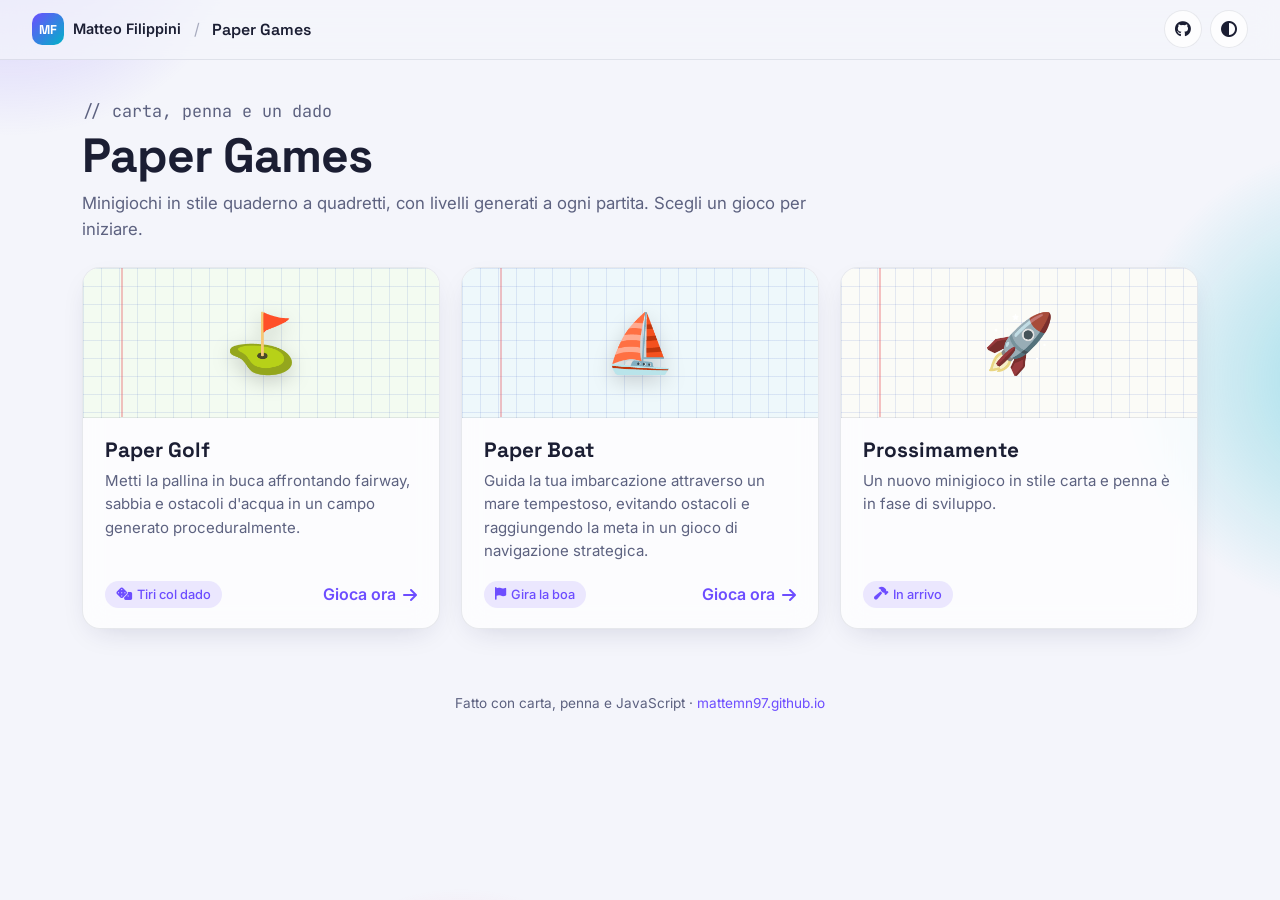
<file: index.html>
<!DOCTYPE html>
<html lang="it">
<head>
    <meta charset="UTF-8">
    <script src="mf-log.js" data-app="paper-games"></script>
    <meta name="viewport" content="width=device-width, initial-scale=1.0">
    <title>Paper Games · Matteo Filippini</title>
    <meta name="description" content="Minigiochi in stile carta e penna da giocare nel browser: Paper Golf e Paper Boat.">
    <link rel="icon" href="data:image/svg+xml,<svg xmlns='http://www.w3.org/2000/svg' viewBox='0 0 100 100'><text x='50' y='78' font-size='80' text-anchor='middle'>✏️</text></svg>">
    <link rel="stylesheet" href="https://cdnjs.cloudflare.com/ajax/libs/font-awesome/6.5.1/css/all.min.css">
    <link rel="stylesheet" href="mf-theme.css">
    <link rel="stylesheet" href="style.css">
    <script src="mf-theme.js"></script>
</head>
<body>
    <header class="mf-topbar">
        <a class="mf-home" href="https://mattemn97.github.io/" title="Torna al sito di Matteo Filippini"><span class="mf-mark">MF</span><span class="mf-home-name">Matteo Filippini</span></a>
        <span class="mf-sep">/</span>
        <h1 class="mf-app-title">Paper Games</h1>
        <div class="mf-topbar-actions">
            <a class="mf-icon-btn" href="https://github.com/Mattemn97/paper-games" target="_blank" rel="noopener" aria-label="Codice su GitHub"><i class="fa-brands fa-github"></i></a>
            <button class="mf-icon-btn" id="mfTheme" type="button" aria-label="Cambia tema"><i class="fa-solid fa-circle-half-stroke"></i></button>
        </div>
    </header>

    <main class="mf-main">
        <section class="mf-hero">
            <p class="mf-eyebrow">// carta, penna e un dado</p>
            <h1>Paper Games</h1>
            <p>Minigiochi in stile quaderno a quadretti, con livelli generati a ogni partita. Scegli un gioco per iniziare.</p>
        </section>

        <div class="games">
            <a href="golf/" class="mf-card game mf-anim" style="--i:0">
                <div class="game-art golf" aria-hidden="true"><span>⛳</span></div>
                <div class="game-body">
                    <h2>Paper Golf</h2>
                    <p>Metti la pallina in buca affrontando fairway, sabbia e ostacoli d'acqua in un campo generato proceduralmente.</p>
                    <div class="game-foot">
                        <span class="mf-pill"><i class="fa-solid fa-dice"></i> Tiri col dado</span>
                        <span class="play">Gioca ora <i class="fa-solid fa-arrow-right"></i></span>
                    </div>
                </div>
            </a>

            <a href="boat/" class="mf-card game mf-anim" style="--i:1">
                <div class="game-art boat" aria-hidden="true"><span>⛵</span></div>
                <div class="game-body">
                    <h2>Paper Boat</h2>
                    <p>Guida la tua imbarcazione attraverso un mare tempestoso, evitando ostacoli e raggiungendo la meta in un gioco di navigazione strategica.</p>
                    <div class="game-foot">
                        <span class="mf-pill"><i class="fa-solid fa-flag"></i> Gira la boa</span>
                        <span class="play">Gioca ora <i class="fa-solid fa-arrow-right"></i></span>
                    </div>
                </div>
            </a>

            <div class="mf-card game soon mf-anim" style="--i:2">
                <div class="game-art" aria-hidden="true"><span>🚀</span></div>
                <div class="game-body">
                    <h2>Prossimamente</h2>
                    <p>Un nuovo minigioco in stile carta e penna è in fase di sviluppo.</p>
                    <div class="game-foot"><span class="mf-pill"><i class="fa-solid fa-hammer"></i> In arrivo</span></div>
                </div>
            </div>
        </div>
    </main>

    <footer class="mf-footer">Fatto con carta, penna e JavaScript · <a href="https://mattemn97.github.io/">mattemn97.github.io</a></footer>
</body>
</html>
</file>
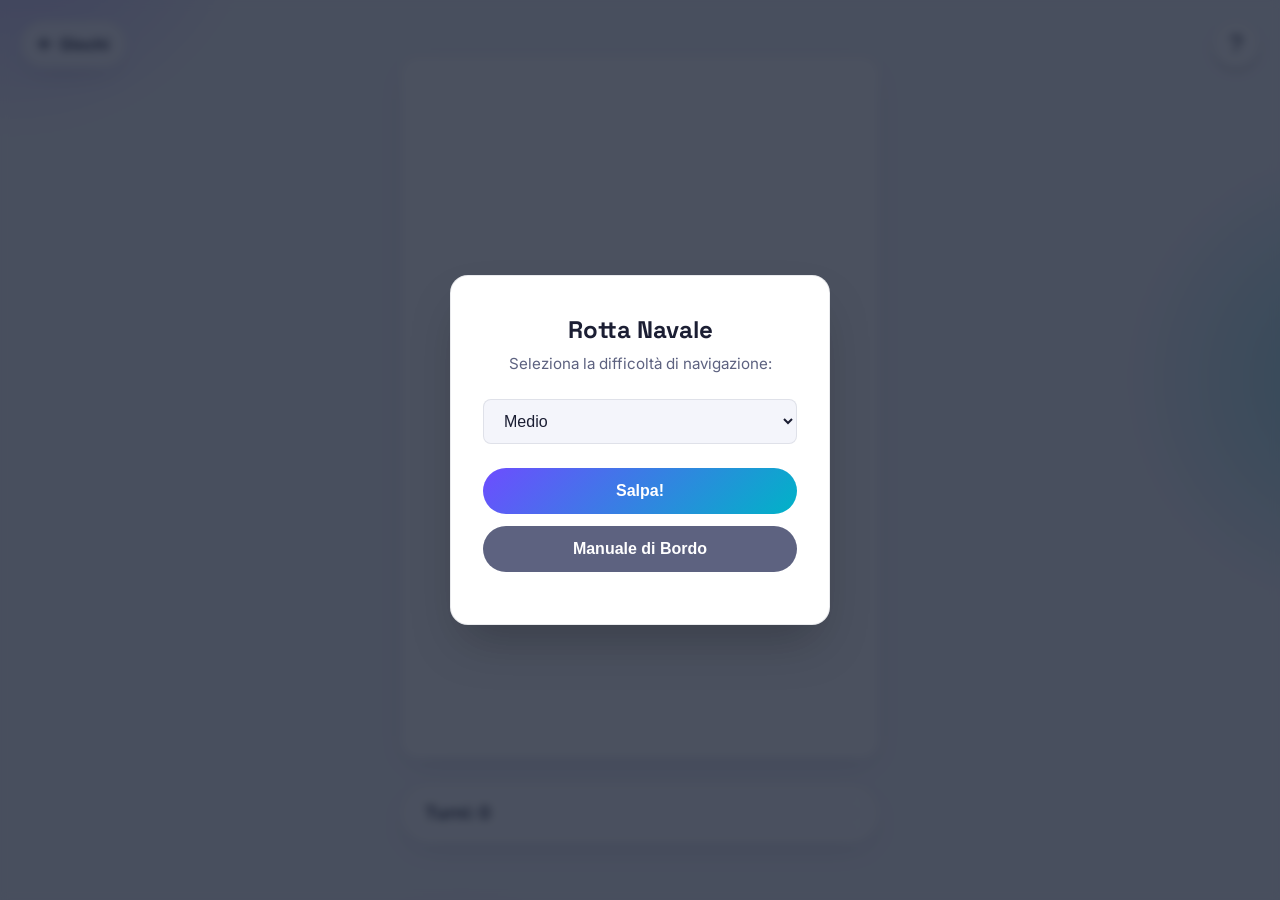
<file: boat/index.html>
<!DOCTYPE html>
<html lang="it">
<head>
    <meta charset="UTF-8">
    <script src="../mf-log.js" data-app="paper-boat"></script>
    <meta name="viewport" content="width=device-width, initial-scale=1.0">
    <title>Rotta Navale</title>
    <link rel="stylesheet" href="https://cdnjs.cloudflare.com/ajax/libs/font-awesome/6.5.1/css/all.min.css">
    <link rel="stylesheet" href="../mf-theme.css">
    <link rel="stylesheet" href="style.css">
    <script src="../mf-theme.js"></script>
</head>
<body>
    <a class="btn-back" href="../" title="Torna ai giochi"><i class="fa-solid fa-arrow-left"></i><span>Giochi</span></a>
    <button id="btnHelpFloating" class="btn-floating" title="Regole del gioco">?</button>
    <div class="app-container">
        <main class="game-board fullscreen">
            <div class="canvas-wrapper">
                <canvas id="gameCanvas"></canvas>
            </div>
            
            <div class="mini-hud">
                <div class="hud-left">
                    <span id="strokeInfo">Turni: 0</span>
                    <span id="buoyStatus" style="display:none; font-size: 0.9em; margin-left:10px;">🚩 Boa: ❌</span>
                </div>
                <span id="rollInfo"></span>
            </div>
        </main>

        <div id="gameModal" class="modal-overlay">
            <div class="modal-content">
                <h2 id="modalTitle">Titolo</h2>
                <div id="modalBody"></div>
            </div>
        </div>
    </div>
    <script src="../common.js"></script>
    <script src="script.js"></script>
</body>
</html>
</file>
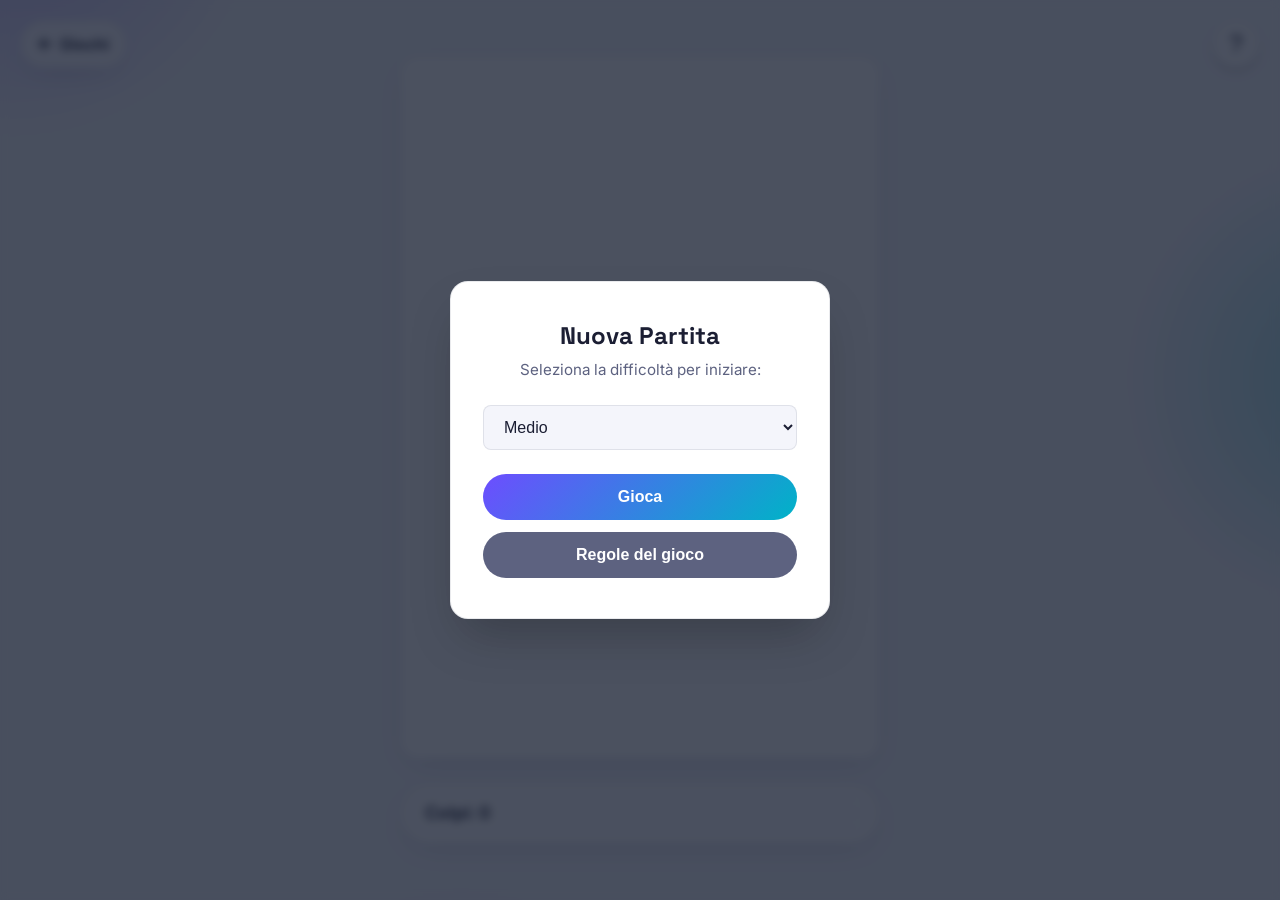
<file: golf/index.html>
<!DOCTYPE html>
<html lang="it">
<head>
    <meta charset="UTF-8">
    <script src="../mf-log.js" data-app="paper-golf"></script>
    <meta name="viewport" content="width=device-width, initial-scale=1.0">
    <title>Paper Golf · Paper Games</title>
    <link rel="stylesheet" href="https://cdnjs.cloudflare.com/ajax/libs/font-awesome/6.5.1/css/all.min.css">
    <link rel="stylesheet" href="../mf-theme.css">
    <link rel="stylesheet" href="style.css">
    <script src="../mf-theme.js"></script>
</head>
<body>
    <a class="btn-back" href="../" title="Torna ai giochi"><i class="fa-solid fa-arrow-left"></i><span>Giochi</span></a>
    <button id="btnHelpFloating" class="btn-floating" title="Regole del gioco">?</button>
    <div class="app-container">
        <main class="game-board fullscreen">
            <div class="canvas-wrapper">
                <canvas id="gameCanvas"></canvas>
            </div>
            
            <div class="mini-hud">
                <div class="hud-left">
                    <span id="strokeInfo">Colpi: 0</span>
                </div>
                <span id="rollInfo"></span>
            </div>
        </main>

        <div id="gameModal" class="modal-overlay">
            <div class="modal-content">
                <h2 id="modalTitle">Titolo</h2>
                <div id="modalBody"></div>
            </div>
        </div>
    </div>
    <script src="../common.js"></script>
    <script src="script.js"></script>
</body>
</html>
</file>
<file: mf-theme.css>
/* ==========================================================
   mf-theme · stile condiviso dei progetti di Matteo Filippini
   Stessi colori, font e componenti di https://mattemn97.github.io
   ========================================================== */
@import url('https://fonts.googleapis.com/css2?family=Inter:wght@400;500;600;700&family=Space+Grotesk:wght@500;700&family=JetBrains+Mono:wght@400;500&display=swap');

:root {
  --bg: #f4f5fb;
  --bg-2: #eceefa;
  --surface: rgba(255, 255, 255, 0.72);
  --surface-solid: #ffffff;
  --border: rgba(20, 24, 60, 0.09);
  --text: #1b1e33;
  --muted: #5d6280;
  --primary: #6d4dff;
  --primary-2: #00b3c7;
  --accent: #ff5d8f;
  --ok: #1aa564;
  --warn: #e0a100;
  --err: #e5484d;
  --on-primary: #ffffff;
  --gradient: linear-gradient(135deg, var(--primary), var(--primary-2));
  --shadow: 0 10px 30px -12px rgba(30, 30, 80, 0.18);
  --blob-opacity: 0.35;
  --radius: 18px;
  --radius-sm: 10px;
  --font: 'Inter', system-ui, -apple-system, 'Segoe UI', Roboto, sans-serif;
  --font-display: 'Space Grotesk', var(--font);
  --font-mono: 'JetBrains Mono', ui-monospace, Consolas, monospace;
  color-scheme: light;
}

@media (prefers-color-scheme: dark) {
  :root:not([data-theme="light"]) {
    --bg: #0b0d1a; --bg-2: #11142a; --surface: rgba(22, 25, 48, 0.68); --surface-solid: #161930;
    --border: rgba(255, 255, 255, 0.08); --text: #e8e9f5; --muted: #9a9fc0;
    --primary: #8f75ff; --primary-2: #22d3e6; --accent: #ff6f9c; --ok: #3ccf8e; --warn: #f5c044; --err: #ff6b70;
    --shadow: 0 14px 40px -16px rgba(0, 0, 0, 0.6); --blob-opacity: 0.25; color-scheme: dark;
  }
}
:root[data-theme="dark"] {
  --bg: #0b0d1a; --bg-2: #11142a; --surface: rgba(22, 25, 48, 0.68); --surface-solid: #161930;
  --border: rgba(255, 255, 255, 0.08); --text: #e8e9f5; --muted: #9a9fc0;
  --primary: #8f75ff; --primary-2: #22d3e6; --accent: #ff6f9c; --ok: #3ccf8e; --warn: #f5c044; --err: #ff6b70;
  --shadow: 0 14px 40px -16px rgba(0, 0, 0, 0.6); --blob-opacity: 0.25; color-scheme: dark;
}

*, *::before, *::after { box-sizing: border-box; }

html, body { margin: 0; }
body {
  font-family: var(--font);
  background: var(--bg);
  color: var(--text);
  line-height: 1.55;
  -webkit-font-smoothing: antialiased;
  min-height: 100vh;
  transition: background-color .4s, color .4s;
}

/* sfondo con macchie di colore che si muovono lentamente */
body::before {
  content: ''; position: fixed; inset: -20vmax; z-index: -1; pointer-events: none;
  background:
    radial-gradient(28vmax 28vmax at 15% 10%, color-mix(in srgb, var(--primary) calc(var(--blob-opacity) * 100%), transparent), transparent 70%),
    radial-gradient(26vmax 26vmax at 90% 45%, color-mix(in srgb, var(--primary-2) calc(var(--blob-opacity) * 100%), transparent), transparent 70%),
    radial-gradient(22vmax 22vmax at 40% 95%, color-mix(in srgb, var(--accent) calc(var(--blob-opacity) * 100%), transparent), transparent 70%);
  animation: mf-drift 28s ease-in-out infinite alternate;
}
@keyframes mf-drift { to { transform: translate(4vmax, 3vmax) rotate(8deg); } }

a { color: var(--primary); text-decoration: none; }
a:hover { text-decoration: underline; }
h1, h2, h3, h4 { font-family: var(--font-display); line-height: 1.2; margin: 0 0 .6rem; }
p { margin: 0 0 .8rem; }
.mono { font-family: var(--font-mono); }
.muted { color: var(--muted); }
.small { font-size: .85rem; }
.hidden { display: none !important; }

/* ---------- Barra superiore ---------- */
.mf-topbar {
  position: sticky; top: 0; z-index: 50;
  display: flex; align-items: center; gap: .8rem;
  padding: .65rem clamp(14px, 3vw, 32px);
  background: color-mix(in srgb, var(--bg) 72%, transparent);
  backdrop-filter: blur(14px); -webkit-backdrop-filter: blur(14px);
  border-bottom: 1px solid var(--border);
}
.mf-home {
  display: inline-flex; align-items: center; gap: .55rem; color: var(--text); font-weight: 600; font-size: .9rem; flex: none;
}
.mf-home:hover { text-decoration: none; color: var(--primary); }
.mf-mark {
  display: grid; place-items: center; width: 32px; height: 32px; border-radius: 10px;
  background: var(--gradient); color: var(--on-primary);
  font: 700 .8rem var(--font-display);
}
.mf-sep { color: var(--muted); opacity: .5; }
.mf-app-title { font: 600 1rem var(--font-display); margin: 0; white-space: nowrap; overflow: hidden; text-overflow: ellipsis; min-width: 0; }
.mf-topbar-actions { margin-left: auto; display: flex; gap: .5rem; align-items: center; flex: none; }
.mf-icon-btn {
  display: inline-grid; place-items: center; width: 38px; height: 38px; border-radius: 50%;
  border: 1px solid var(--border); background: var(--surface); color: var(--text); cursor: pointer;
  font-size: 1rem; transition: transform .3s, color .2s, border-color .2s;
}
.mf-icon-btn:hover { color: var(--primary); border-color: var(--primary); text-decoration: none; }
#mfTheme:hover { transform: rotate(180deg); }
@media (max-width: 560px) { .mf-home-name, .mf-sep { display: none; } }

/* ---------- Layout ---------- */
.mf-main { max-width: 1180px; margin: 0 auto; padding: clamp(1.2rem, 4vw, 2.4rem) clamp(14px, 3vw, 32px) 2rem; }
.mf-hero { margin-bottom: 1.6rem; }
.mf-hero h1 {
  font-size: clamp(1.9rem, 5vw, 3rem); letter-spacing: -0.02em; margin-bottom: .3rem;
  background: linear-gradient(120deg, var(--text) 30%, var(--primary) 70%, var(--primary-2));
  -webkit-background-clip: text; background-clip: text; color: transparent;
}
.mf-hero p { color: var(--muted); font-size: 1.05rem; max-width: 70ch; }
.mf-eyebrow { font-family: var(--font-mono); color: var(--primary); font-size: .9rem; margin-bottom: .2rem; }
.mf-grid { display: grid; gap: 1.2rem; }

/* ---------- Card ---------- */
.mf-card {
  position: relative; background: var(--surface); border: 1px solid var(--border); border-radius: var(--radius);
  padding: 1.3rem 1.4rem; box-shadow: var(--shadow); color: var(--text);
  backdrop-filter: blur(14px); -webkit-backdrop-filter: blur(14px);
  transition: transform .25s, border-color .25s;
}
.mf-card h2 { font-size: 1.12rem; display: flex; align-items: center; gap: .55rem; }
.mf-card-head { display: flex; flex-wrap: wrap; align-items: center; justify-content: space-between; gap: .6rem; margin-bottom: .9rem; }
.mf-card-head h2 { margin: 0; }
a.mf-card:hover { text-decoration: none; transform: translateY(-4px); border-color: color-mix(in srgb, var(--primary) 45%, var(--border)); }
.mf-step {
  display: inline-grid; place-items: center; width: 26px; height: 26px; border-radius: 8px;
  background: var(--gradient); color: var(--on-primary); font: 700 .8rem var(--font-display);
}

/* ---------- Bottoni ---------- */
.mf-btn {
  display: inline-flex; align-items: center; justify-content: center; gap: .5rem;
  padding: .65rem 1.1rem; border-radius: 999px; border: 1px solid var(--border);
  background: var(--surface); color: var(--text); font: 600 .92rem var(--font);
  cursor: pointer; transition: transform .2s, box-shadow .2s, border-color .2s, color .2s, opacity .2s; white-space: nowrap;
}
.mf-btn:hover { transform: translateY(-2px); border-color: var(--primary); color: var(--primary); text-decoration: none; }
.mf-btn:active { transform: translateY(0) scale(.98); }
.mf-btn-primary { background: var(--gradient); border-color: transparent; color: var(--on-primary); box-shadow: 0 8px 22px -10px var(--primary); }
.mf-btn-primary:hover { color: var(--on-primary); border-color: transparent; box-shadow: 0 12px 28px -10px var(--primary); }
.mf-btn-sm { padding: .4rem .85rem; font-size: .84rem; }
.mf-btn-block { display: flex; width: 100%; }
.mf-btn:disabled { opacity: .45; cursor: not-allowed; transform: none; box-shadow: none; }

/* ---------- Campi ---------- */
.mf-label { display: block; font-size: .82rem; font-weight: 600; color: var(--muted); margin: 0 0 .35rem; }
.mf-input, .mf-select {
  width: 100%; padding: .7rem .95rem; border-radius: 12px; font: inherit; font-size: .95rem;
  border: 1px solid var(--border); background: var(--bg-2); color: var(--text); outline: none; transition: border-color .2s, box-shadow .2s;
}
.mf-input:focus, .mf-select:focus { border-color: var(--primary); box-shadow: 0 0 0 3px color-mix(in srgb, var(--primary) 20%, transparent); }
.mf-search { position: relative; }
.mf-search > i { position: absolute; left: 1rem; top: 50%; transform: translateY(-50%); color: var(--muted); pointer-events: none; }
.mf-search .mf-input { padding-left: 2.6rem; }

/* ---------- Pill, chip, badge ---------- */
.mf-pill {
  display: inline-flex; align-items: center; gap: .35rem; font-size: .8rem; font-weight: 500;
  padding: .2rem .65rem; border-radius: 999px;
  background: color-mix(in srgb, var(--primary) 12%, transparent); color: var(--primary);
}
.mf-chips { display: flex; flex-wrap: wrap; gap: .4rem; }
.mf-chip {
  display: inline-flex; align-items: center; gap: .4rem; padding: .38rem .8rem; border-radius: 999px;
  font: 500 .84rem var(--font); cursor: pointer; background: var(--bg-2); color: var(--muted);
  border: 1px solid var(--border); transition: all .2s;
}
.mf-chip:hover { color: var(--text); }
.mf-chip.active { background: var(--gradient); border-color: transparent; color: var(--on-primary); }
.mf-freq {
  display: inline-block; font-family: var(--font-mono); font-size: .82rem; font-weight: 500; white-space: nowrap;
  padding: .12rem .5rem; margin: .1rem .15rem .1rem 0; border-radius: 6px;
  background: color-mix(in srgb, var(--primary-2) 14%, transparent); color: color-mix(in srgb, var(--primary-2) 80%, var(--text));
}

/* ---------- Avvisi ---------- */
.mf-alert {
  display: flex; gap: .7rem; align-items: flex-start; padding: .85rem 1rem; border-radius: 12px;
  border: 1px solid var(--border); background: var(--bg-2); font-size: .92rem; margin: .8rem 0;
  animation: mf-in .3s ease both;
}
.mf-alert.ok { border-color: color-mix(in srgb, var(--ok) 45%, transparent); background: color-mix(in srgb, var(--ok) 12%, transparent); }
.mf-alert.err { border-color: color-mix(in srgb, var(--err) 45%, transparent); background: color-mix(in srgb, var(--err) 12%, transparent); }
.mf-alert.warn { border-color: color-mix(in srgb, var(--warn) 45%, transparent); background: color-mix(in srgb, var(--warn) 12%, transparent); }

/* ---------- Tabelle ---------- */
.mf-table-wrap { overflow-x: auto; border-radius: 12px; border: 1px solid var(--border); background: var(--surface-solid); }
.mf-table { width: 100%; border-collapse: collapse; font-size: .9rem; }
.mf-table th {
  text-align: left; font-weight: 600; font-size: .78rem; text-transform: uppercase; letter-spacing: .04em;
  color: var(--muted); background: var(--bg-2); padding: .65rem .85rem; position: sticky; top: 0; z-index: 1;
}
.mf-table td { padding: .6rem .85rem; border-top: 1px solid var(--border); vertical-align: top; }
.mf-table tbody tr { transition: background .15s; }
.mf-table tbody tr:hover { background: color-mix(in srgb, var(--primary) 6%, transparent); }

/* ---------- Varie ---------- */
.mf-spinner {
  display: inline-block; width: 18px; height: 18px; border-radius: 50%; vertical-align: middle;
  border: 3px solid color-mix(in srgb, var(--primary) 25%, transparent); border-top-color: var(--primary);
  animation: mf-spin .8s linear infinite;
}
.mf-spinner.lg { width: 46px; height: 46px; border-width: 5px; }
@keyframes mf-spin { to { transform: rotate(360deg); } }
@keyframes mf-in { from { opacity: 0; transform: translateY(10px); } to { opacity: 1; transform: none; } }
.mf-anim { animation: mf-in .45s ease both; animation-delay: calc(var(--i, 0) * 40ms); }

.mf-footer { text-align: center; padding: 2rem 1rem; color: var(--muted); font-size: .85rem; }

@media (prefers-reduced-motion: reduce) {
  *, *::before, *::after { animation: none !important; transition: none !important; }
}
</file>
<file: style.css>
/* Paper Games · menu principale (il resto è in mf-theme.css) */

.games { display: grid; grid-template-columns: repeat(auto-fit, minmax(290px, 1fr)); gap: 1.3rem; }

.game { display: flex; flex-direction: column; padding: 0; overflow: hidden; color: var(--text); }
.game:hover { text-decoration: none; }
.game-body { padding: 1.2rem 1.4rem 1.3rem; display: flex; flex-direction: column; flex: 1; }
.game-body h2 { font-size: 1.3rem; margin-bottom: .4rem; }
.game-body p { color: var(--muted); font-size: .94rem; flex: 1; }
.game-foot { display: flex; justify-content: space-between; align-items: center; gap: .6rem; margin-top: .4rem; }
.play { font-weight: 600; color: var(--primary); display: inline-flex; gap: .4rem; align-items: center; }
.play i { transition: transform .2s; }
.game:hover .play i { transform: translateX(5px); }

/* "copertina" a quadretti, come un foglio di quaderno */
.game-art {
  position: relative; height: 150px; display: grid; place-items: center;
  background-color: #fbfbf7;
  background-image:
    linear-gradient(rgba(80, 110, 200, .14) 1px, transparent 1px),
    linear-gradient(90deg, rgba(80, 110, 200, .14) 1px, transparent 1px);
  background-size: 18px 18px;
  border-bottom: 1px solid var(--border);
}
.game-art::after { content: ''; position: absolute; top: 0; bottom: 0; left: 38px; width: 2px; background: rgba(230, 80, 90, .35); }
.game-art span { font-size: 3.6rem; filter: drop-shadow(0 6px 10px rgba(0, 0, 0, .18)); transition: transform .4s cubic-bezier(.2, 1.4, .4, 1); }
.game:hover .game-art span { transform: scale(1.15) rotate(-8deg); }
.game-art.golf { background-color: #f3fbf1; }
.game-art.boat { background-color: #eef8fb; }

.game.soon { opacity: .6; }
.game.soon .game-art span { filter: grayscale(.4); }
</file>
<file: boat/style.css>
:root {
    /* colori dell'interfaccia presi dal tema condiviso (mf-theme.css) */
    --bg-page: var(--bg);
    --bg-panel: var(--surface-solid);
    --text-main: var(--text);
    --text-muted: var(--muted);
    --border-color: var(--border);

    --btn-primary: var(--gradient);
    --btn-blue: var(--primary-2);
    --btn-orange: #f59e0b;
    --btn-green: var(--ok);
    --btn-grey: var(--muted);
}

* {
    box-sizing: border-box;
    margin: 0;
    padding: 0;
}

body {
    color: var(--text-main);
    line-height: 1.5;
    overflow-x: hidden;
}

.app-container {
    width: 100%;
    min-height: 100vh;
}

.fullscreen {
    display: flex;
    flex-direction: column;
    align-items: center;
    justify-content: center;
    min-height: 100vh;
    padding: 1rem;
    background-color: var(--bg-page);
}

.canvas-wrapper {
    width: 100%;
    max-width: 480px;
    margin: 0 auto;
    background: var(--bg-panel);
    padding: 1rem;
    border-radius: 1rem;
    box-shadow: 0 10px 25px -5px rgba(0, 0, 0, 0.1), 0 8px 10px -6px rgba(0, 0, 0, 0.1);
}

canvas {
    display: block;
    width: 100%;
    height: auto;
    aspect-ratio: 12 / 18;
    border: 1px solid var(--border-color);
    border-radius: 0.5rem;
    cursor: pointer;
    image-rendering: -webkit-optimize-contrast;
    image-rendering: crisp-edges;
}

.mini-hud {
    display: flex;
    justify-content: space-between;
    width: 100%;
    max-width: 480px;
    margin-top: 1.5rem;
    background: var(--bg-panel);
    padding: 1rem 1.5rem;
    border-radius: 0.75rem;
    box-shadow: 0 4px 6px -1px rgba(0, 0, 0, 0.05);
    border: 1px solid var(--border-color);
    font-weight: 600;
    font-size: 1.1rem;
    color: var(--text-main);
}

#rollInfo {
    color: var(--btn-blue);
}

.modal-overlay {
    position: fixed;
    top: 0; left: 0; right: 0; bottom: 0;
    background: rgba(15, 23, 42, 0.75);
    backdrop-filter: blur(4px);
    display: flex;
    align-items: center;
    justify-content: center;
    z-index: 1000;
    opacity: 0;
    pointer-events: none;
    transition: opacity 0.25s ease;
}

.modal-overlay.active {
    opacity: 1;
    pointer-events: auto;
}

.modal-content {
    background: var(--bg-panel);
    padding: 2.5rem 2rem;
    border-radius: 1.25rem;
    width: 90%;
    max-width: 380px;
    text-align: center;
    box-shadow: 0 25px 50px -12px rgba(0, 0, 0, 0.25);
    transform: translateY(20px) scale(0.95);
    transition: transform 0.25s cubic-bezier(0.4, 0, 0.2, 1);
}

.modal-overlay.active .modal-content {
    transform: translateY(0) scale(1);
}

.modal-content h2 {
    font-size: 1.5rem;
    font-weight: 700;
    margin-bottom: 0.5rem;
    color: var(--text-main);
}

.modal-content p {
    color: var(--text-muted);
    margin-bottom: 1.5rem;
    font-size: 0.95rem;
}

.input-select {
    width: 100%;
    padding: 0.75rem 1rem;
    margin-bottom: 1.5rem;
    border: 1px solid var(--border-color);
    border-radius: 0.5rem;
    font-size: 1rem;
    font-weight: 500;
    color: var(--text-main);
    background-color: var(--bg-page);
    outline: none;
    cursor: pointer;
    transition: border-color 0.2s;
}

.input-select:focus {
    border-color: var(--btn-blue);
}

.btn {
    display: block;
    width: 100%;
    padding: 0.875rem 1rem;
    border: none;
    border-radius: 0.5rem;
    font-size: 1rem;
    font-weight: 600;
    cursor: pointer;
    color: white;
    margin-bottom: 0.75rem;
    transition: transform 0.1s, filter 0.2s;
}

.btn:active { transform: scale(0.98); }
.btn:hover { filter: brightness(1.1); }

.btn-primary { background: var(--btn-primary); }
.btn-blue { background: var(--btn-blue); }
.btn-orange { background: var(--btn-orange); color: #fff; }
.btn-green { background: var(--btn-green); }
.btn-grey { background: var(--text-muted); }

.hud-left {
    display: flex;
    align-items: center;
    gap: 0.75rem;
}

.btn-help {
    width: 1.75rem;
    height: 1.75rem;
    border-radius: 50%;
    border: 1px solid var(--border-color);
    background: var(--bg-page);
    color: var(--text-main);
    font-weight: bold;
    font-size: 0.9rem;
    cursor: pointer;
    display: flex;
    align-items: center;
    justify-content: center;
    transition: all 0.2s;
}

.btn-help:hover {
    background: var(--btn-primary);
    color: white;
    border-color: var(--btn-primary);
}

.tutorial-text {
    text-align: left;
    font-size: 0.9rem;
    color: var(--text-muted);
    margin-bottom: 1.5rem;
    display: flex;
    flex-direction: column;
    gap: 0.75rem;
    max-height: 50vh;
    overflow-y: auto;
    padding-right: 0.5rem;
}

.tutorial-text strong {
    color: var(--text-main);
}

.btn-floating {
    position: fixed;
    top: 20px;
    right: 20px;
    width: 3rem;
    height: 3rem;
    font-size: 1.5rem;
    box-shadow: 0 4px 6px -1px rgba(0, 0, 0, 0.2);
    z-index: 900;
}

/* ---------- integrazione con il tema condiviso ---------- */
.fullscreen { background: transparent; }
.canvas-wrapper { background: #ffffff; border: 1px solid var(--border-color); box-shadow: var(--shadow); border-radius: var(--radius); }
.mini-hud { background: var(--surface); backdrop-filter: blur(12px); -webkit-backdrop-filter: blur(12px); box-shadow: var(--shadow); border-radius: 999px; }
.modal-content { border: 1px solid var(--border-color); border-radius: var(--radius); }
.modal-content h2 { font-family: var(--font-display); }
.btn { border-radius: 999px; }
.btn-floating { border-radius: 50%; background: var(--surface); color: var(--text-main); border: 1px solid var(--border-color); backdrop-filter: blur(12px); }
.btn-floating:hover { color: var(--primary); border-color: var(--primary); }
.btn-back {
    position: fixed; top: 20px; left: 20px; z-index: 900;
    display: inline-flex; align-items: center; gap: .45rem; height: 3rem; padding: 0 1.1rem;
    border-radius: 999px; border: 1px solid var(--border-color); background: var(--surface);
    backdrop-filter: blur(12px); -webkit-backdrop-filter: blur(12px);
    color: var(--text-main); font-weight: 600; text-decoration: none; box-shadow: var(--shadow);
    transition: transform .2s, color .2s, border-color .2s;
}
.btn-back:hover { transform: translateY(-2px); color: var(--primary); border-color: var(--primary); text-decoration: none; }
@media (max-width: 520px) { .btn-back span { display: none; } .btn-back { padding: 0; width: 3rem; justify-content: center; } }
</file>
<file: golf/style.css>
:root {
    /* colori dell'interfaccia presi dal tema condiviso (mf-theme.css) */
    --bg-page: var(--bg);
    --bg-panel: var(--surface-solid);
    --text-main: var(--text);
    --text-muted: var(--muted);
    --border-color: var(--border);

    --btn-primary: var(--gradient);
    --btn-blue: var(--primary);
    --btn-orange: #f59e0b;
    --btn-green: var(--ok);
    --btn-grey: var(--muted);

    /* colori del campo: restano quelli "di carta" */
    --color-fairway: #86efac;
    --color-rough: #f8fafc;
    --color-sand: #fde047;
    --color-water: #60a5fa;
    --color-trees: #15803d;
    --color-slope: #dcfce7;
}

* {
    box-sizing: border-box;
    margin: 0;
    padding: 0;
}

body {
    color: var(--text-main);
    line-height: 1.5;
    overflow-x: hidden;
}

.app-container {
    width: 100%;
    min-height: 100vh;
}

.fullscreen {
    display: flex;
    flex-direction: column;
    align-items: center;
    justify-content: center;
    min-height: 100vh;
    padding: 1rem;
    background-color: var(--bg-page);
}

.canvas-wrapper {
    width: 100%;
    max-width: 480px;
    margin: 0 auto;
    background: var(--bg-panel);
    padding: 1rem;
    border-radius: 1rem;
    box-shadow: 0 10px 25px -5px rgba(0, 0, 0, 0.1), 0 8px 10px -6px rgba(0, 0, 0, 0.1);
}

canvas {
    display: block;
    width: 100%;
    height: auto;
    aspect-ratio: 12 / 18;
    border: 1px solid var(--border-color);
    border-radius: 0.5rem;
    cursor: pointer;
    /* Rimuove i filtri di sfocatura di default dei browser sui canvas scalati */
    image-rendering: -webkit-optimize-contrast;
    image-rendering: crisp-edges;
}

.mini-hud {
    display: flex;
    justify-content: space-between;
    width: 100%;
    max-width: 480px;
    margin-top: 1.5rem;
    background: var(--bg-panel);
    padding: 1rem 1.5rem;
    border-radius: 0.75rem;
    box-shadow: 0 4px 6px -1px rgba(0, 0, 0, 0.05);
    border: 1px solid var(--border-color);
    font-weight: 600;
    font-size: 1.1rem;
    color: var(--text-main);
}

#rollInfo {
    color: var(--btn-blue);
}

/* Stili per il Popup Modale */
.modal-overlay {
    position: fixed;
    top: 0; left: 0; right: 0; bottom: 0;
    background: rgba(15, 23, 42, 0.75);
    backdrop-filter: blur(4px);
    display: flex;
    align-items: center;
    justify-content: center;
    z-index: 1000;
    opacity: 0;
    pointer-events: none;
    transition: opacity 0.25s ease;
}

.modal-overlay.active {
    opacity: 1;
    pointer-events: auto;
}

.modal-content {
    background: var(--bg-panel);
    padding: 2.5rem 2rem;
    border-radius: 1.25rem;
    width: 90%;
    max-width: 380px;
    text-align: center;
    box-shadow: 0 25px 50px -12px rgba(0, 0, 0, 0.25);
    transform: translateY(20px) scale(0.95);
    transition: transform 0.25s cubic-bezier(0.4, 0, 0.2, 1);
}

.modal-overlay.active .modal-content {
    transform: translateY(0) scale(1);
}

.modal-content h2 {
    font-size: 1.5rem;
    font-weight: 700;
    margin-bottom: 0.5rem;
    color: var(--text-main);
}

.modal-content p {
    color: var(--text-muted);
    margin-bottom: 1.5rem;
    font-size: 0.95rem;
}

.input-select {
    width: 100%;
    padding: 0.75rem 1rem;
    margin-bottom: 1.5rem;
    border: 1px solid var(--border-color);
    border-radius: 0.5rem;
    font-size: 1rem;
    font-weight: 500;
    color: var(--text-main);
    background-color: var(--bg-page);
    outline: none;
    cursor: pointer;
    transition: border-color 0.2s;
}

.input-select:focus {
    border-color: var(--btn-blue);
}

.btn {
    display: block;
    width: 100%;
    padding: 0.875rem 1rem;
    border: none;
    border-radius: 0.5rem;
    font-size: 1rem;
    font-weight: 600;
    cursor: pointer;
    color: white;
    margin-bottom: 0.75rem;
    transition: transform 0.1s, filter 0.2s;
}

.btn:last-child {
    margin-bottom: 0;
}

.btn:active {
    transform: scale(0.98);
}

.btn:hover {
    filter: brightness(1.1);
}

.btn-primary { background: var(--btn-primary); }
.btn-blue { background: var(--btn-blue); }
.btn-orange { background: var(--btn-orange); color: #fff; }
.btn-green { background: var(--btn-green); }
.btn-grey { background: var(--text-muted); }


.hud-left {
    display: flex;
    align-items: center;
    gap: 0.75rem;
}

.btn-help {
    width: 1.75rem;
    height: 1.75rem;
    border-radius: 50%;
    border: 1px solid var(--border-color);
    background: var(--bg-page);
    color: var(--text-main);
    font-weight: bold;
    font-size: 0.9rem;
    cursor: pointer;
    display: flex;
    align-items: center;
    justify-content: center;
    transition: all 0.2s;
}

.btn-help:hover {
    background: var(--btn-primary);
    color: white;
    border-color: var(--btn-primary);
}

/* Regole del tutorial all'interno del popup */
.tutorial-text {
    text-align: left;
    font-size: 0.9rem;
    color: var(--text-muted);
    margin-bottom: 1.5rem;
    display: flex;
    flex-direction: column;
    gap: 0.75rem;
    max-height: 50vh;
    overflow-y: auto;
    padding-right: 0.5rem;
}

.tutorial-text strong {
    color: var(--text-main);
}

.btn-floating {
    position: fixed;
    top: 20px;
    right: 20px;
    width: 3rem;
    height: 3rem;
    font-size: 1.5rem;
    box-shadow: 0 4px 6px -1px rgba(0, 0, 0, 0.2);
    z-index: 900;
}

/* ---------- integrazione con il tema condiviso ---------- */
.fullscreen { background: transparent; }
.canvas-wrapper { background: #ffffff; border: 1px solid var(--border-color); box-shadow: var(--shadow); border-radius: var(--radius); }
.mini-hud { background: var(--surface); backdrop-filter: blur(12px); -webkit-backdrop-filter: blur(12px); box-shadow: var(--shadow); border-radius: 999px; }
.modal-content { border: 1px solid var(--border-color); border-radius: var(--radius); }
.modal-content h2 { font-family: var(--font-display); }
.btn { border-radius: 999px; }
.btn-floating { border-radius: 50%; background: var(--surface); color: var(--text-main); border: 1px solid var(--border-color); backdrop-filter: blur(12px); }
.btn-floating:hover { color: var(--primary); border-color: var(--primary); }
.btn-back {
    position: fixed; top: 20px; left: 20px; z-index: 900;
    display: inline-flex; align-items: center; gap: .45rem; height: 3rem; padding: 0 1.1rem;
    border-radius: 999px; border: 1px solid var(--border-color); background: var(--surface);
    backdrop-filter: blur(12px); -webkit-backdrop-filter: blur(12px);
    color: var(--text-main); font-weight: 600; text-decoration: none; box-shadow: var(--shadow);
    transition: transform .2s, color .2s, border-color .2s;
}
.btn-back:hover { transform: translateY(-2px); color: var(--primary); border-color: var(--primary); text-decoration: none; }
@media (max-width: 520px) { .btn-back span { display: none; } .btn-back { padding: 0; width: 3rem; justify-content: center; } }
</file>
